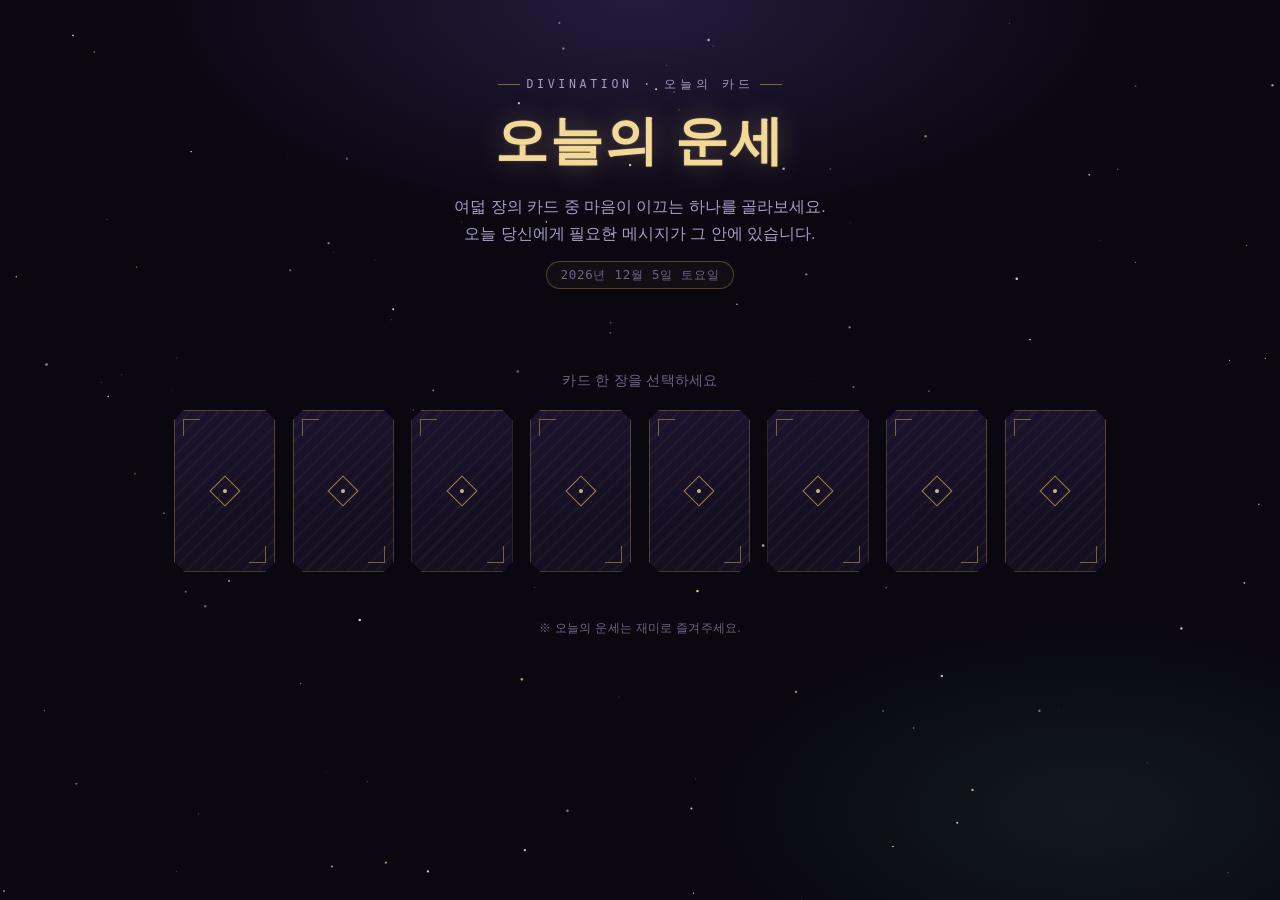
<file: fortune.html>
<!DOCTYPE html>
<html lang="ko">
<head>
<meta charset="UTF-8">
<meta name="viewport" content="width=device-width, initial-scale=1.0">
<title>오늘의 운세 — 여덟 장의 카드</title>
<style>
  @keyframes breathe {
    0%, 100% { opacity: .55; transform: scale(1); }
    50%      { opacity: .9;  transform: scale(1.04); }
  }
  @keyframes twinkle {
    0%, 100% { opacity: .25; }
    50%      { opacity: 1; }
  }
  @keyframes rise-in {
    from { opacity: 0; transform: translateY(14px); }
    to   { opacity: 1; transform: translateY(0); }
  }
  @keyframes sweep {
    from { transform: translateX(-120%) skewX(-12deg); }
    to   { transform: translateX(220%)  skewX(-12deg); }
  }

  :root {
    --bg-void:      #0a0710;
    --bg-void-2:    #100b1c;
    --bg-panel:     #150f22;
    --bg-panel-2:   #1c1430;
    --bg-panel-3:   #241a3a;

    --gold-dim:     #7a6335;
    --gold:         #c9a24b;
    --gold-bright:  #f2d998;
    --gold-line:    rgba(201, 162, 75, .35);

    --violet:       #6a4fb0;
    --violet-soft:  rgba(106, 79, 176, .28);
    --teal:         #2f6f6a;

    --text-primary:   #ede6d8;
    --text-secondary: #a89bc4;
    --text-muted:     #6e6288;

    --font-display: "Noto Serif KR", "Nanum Myeongjo", "Batangche", serif;
    --font-body: "Pretendard Variable", Pretendard, "Apple SD Gothic Neo", "Malgun Gothic", -apple-system, sans-serif;
    --font-mono: ui-monospace, "SF Mono", "Consolas", "Roboto Mono", monospace;
  }

  * { box-sizing: border-box; }

  html, body {
    margin: 0;
    padding: 0;
    background: var(--bg-void);
    color: var(--text-primary);
    font-family: var(--font-body);
    min-height: 100%;
  }

  body {
    position: relative;
    overflow-x: hidden;
    background:
      radial-gradient(ellipse 60% 40% at 50% 0%, var(--violet-soft), transparent 65%),
      radial-gradient(ellipse 50% 35% at 85% 90%, rgba(47,111,106,.18), transparent 60%),
      var(--bg-void);
    min-height: 100vh;
  }

  #bg-canvas {
    position: fixed;
    inset: 0;
    width: 100%;
    height: 100%;
    z-index: 0;
    pointer-events: none;
  }

  .stage {
    position: relative;
    z-index: 1;
    max-width: 980px;
    margin: 0 auto;
    padding: clamp(2.5rem, 6vw, 5rem) 1.5rem 5rem;
    display: flex;
    flex-direction: column;
    align-items: center;
  }

  header.hero {
    text-align: center;
    display: flex;
    flex-direction: column;
    align-items: center;
    gap: .9rem;
    margin-bottom: clamp(2.5rem, 5vw, 3.5rem);
  }

  .eyebrow {
    font-family: var(--font-mono);
    font-size: .72rem;
    letter-spacing: .32em;
    text-transform: uppercase;
    color: var(--text-secondary);
    display: inline-flex;
    align-items: center;
    gap: .6em;
  }
  .eyebrow::before, .eyebrow::after {
    content: "";
    width: 22px;
    height: 1px;
    background: var(--gold-dim);
  }

  h1 {
    font-family: var(--font-display);
    font-weight: 600;
    font-size: clamp(2.1rem, 5vw, 3.3rem);
    letter-spacing: .04em;
    margin: 0;
    color: var(--gold-bright);
    text-shadow: 0 0 28px rgba(242, 217, 152, .28), 0 0 2px rgba(242,217,152,.4);
    text-wrap: balance;
  }

  .subtitle {
    max-width: 34em;
    color: var(--text-secondary);
    font-size: 1rem;
    line-height: 1.7;
    margin: 0;
    text-wrap: balance;
  }

  .today {
    font-family: var(--font-mono);
    font-size: .78rem;
    letter-spacing: .06em;
    color: var(--text-muted);
    border: 1px solid var(--gold-line);
    border-radius: 999px;
    padding: .35em 1.1em;
    background: rgba(201,162,75,.05);
  }

  .instruction {
    font-size: .88rem;
    color: var(--text-muted);
    margin: 1.6rem 0 1.4rem;
    letter-spacing: .02em;
    height: 1.2em;
    transition: opacity .4s ease;
  }
  .instruction.is-hidden { opacity: 0; }

  .cards-grid {
    display: grid;
    grid-template-columns: repeat(8, 1fr);
    gap: clamp(.6rem, 1.6vw, 1.1rem);
    width: 100%;
    perspective: 1400px;
  }

  @media (max-width: 780px) {
    .cards-grid { grid-template-columns: repeat(4, 1fr); }
  }
  @media (max-width: 420px) {
    .cards-grid { grid-template-columns: repeat(2, 1fr); }
  }

  .card {
    all: unset;
    cursor: pointer;
    aspect-ratio: 5 / 8;
    position: relative;
    display: block;
    transition: transform .3s ease, opacity .5s ease;
  }
  .card:focus-visible .card-face {
    outline: 2px solid var(--gold-bright);
    outline-offset: 3px;
  }
  .card:hover:not(.is-flipped):not(.is-locked) { transform: translateY(-6px); }

  .card.is-locked {
    cursor: default;
    opacity: .32;
    transform: none !important;
  }

  .card-inner {
    display: block;
    position: relative;
    width: 100%;
    height: 100%;
    transition: transform .85s cubic-bezier(.4, .1, .2, 1);
    transform-style: preserve-3d;
  }
  .card.is-flipped .card-inner { transform: rotateY(180deg); }

  .card-face {
    position: absolute;
    inset: 0;
    backface-visibility: hidden;
    border-radius: 3px;
    border: 1px solid var(--gold-line);
    overflow: hidden;
    clip-path: polygon(10px 0, calc(100% - 10px) 0, 100% 10px, 100% calc(100% - 10px), calc(100% - 10px) 100%, 10px 100%, 0 calc(100% - 10px), 0 10px);
  }

  .card-back {
    background:
      repeating-linear-gradient(135deg, rgba(201,162,75,.05) 0 2px, transparent 2px 10px),
      linear-gradient(160deg, var(--bg-panel-2), var(--bg-panel) 70%);
    display: grid;
    place-items: center;
  }
  .card-back::before, .card-back::after {
    content: "";
    position: absolute;
    width: 16px; height: 16px;
    border: 1px solid var(--gold-dim);
  }
  .card-back::before { top: 8px; left: 8px; border-width: 1px 0 0 1px; }
  .card-back::after  { bottom: 8px; right: 8px; border-width: 0 1px 1px 0; }

  .card-emblem {
    display: block;
    width: 22px; height: 22px;
    border: 1px solid var(--gold);
    transform: rotate(45deg);
    position: relative;
    opacity: .8;
  }
  .card-emblem::after {
    content: "";
    position: absolute;
    inset: 40%;
    background: var(--gold-bright);
    border-radius: 50%;
  }

  .card:hover:not(.is-flipped):not(.is-locked) .card-back { border-color: var(--gold); }
  .card:hover:not(.is-flipped):not(.is-locked) .shimmer { opacity: 1; }

  .shimmer {
    position: absolute;
    inset: -20% -60%;
    background: linear-gradient(90deg, transparent, rgba(242,217,152,.16), transparent);
    opacity: 0;
    animation: sweep 1.3s ease forwards;
  }

  .card-front {
    transform: rotateY(180deg);
    background: radial-gradient(circle at 50% 32%, var(--bg-panel-3), var(--bg-panel) 75%);
    display: flex;
    flex-direction: column;
    align-items: center;
    justify-content: center;
    gap: .5rem;
    padding: .6rem;
    text-align: center;
  }

  .card-front svg {
    width: clamp(20px, 4vw, 30px);
    height: clamp(20px, 4vw, 30px);
    stroke: var(--gold-bright);
    filter: drop-shadow(0 0 8px rgba(242, 217, 152, .5));
  }

  .card-front .symbol-name {
    font-family: var(--font-display);
    font-size: clamp(.68rem, 1.6vw, .82rem);
    color: var(--text-secondary);
    letter-spacing: .04em;
  }

  .result {
    width: 100%;
    max-width: 620px;
    margin-top: clamp(2.4rem, 6vw, 3.6rem);
    border: 1px solid var(--gold-line);
    background: linear-gradient(180deg, rgba(28,20,48,.7), rgba(21,15,34,.85));
    border-radius: 4px;
    padding: clamp(1.6rem, 4vw, 2.6rem);
    display: none;
    flex-direction: column;
    align-items: center;
    text-align: center;
    gap: 1.1rem;
    animation: rise-in .6s ease both;
  }
  .result.is-visible { display: flex; }
  .result:focus { outline: none; }

  .result-icon {
    width: 46px; height: 46px;
    stroke: var(--gold-bright);
    filter: drop-shadow(0 0 14px rgba(242, 217, 152, .55));
  }

  .result-eyebrow {
    font-family: var(--font-mono);
    font-size: .7rem;
    letter-spacing: .28em;
    text-transform: uppercase;
    color: var(--text-muted);
  }

  .result h2 {
    font-family: var(--font-display);
    font-size: clamp(1.4rem, 3.4vw, 1.9rem);
    color: var(--gold-bright);
    margin: 0;
    text-wrap: balance;
  }

  .result p.body-text {
    color: var(--text-primary);
    line-height: 1.85;
    font-size: 1rem;
    max-width: 42em;
    margin: 0;
  }

  .stat-row {
    display: flex;
    flex-wrap: wrap;
    gap: 1.4rem 2.2rem;
    justify-content: center;
    margin-top: .4rem;
    padding-top: 1.2rem;
    border-top: 1px solid var(--gold-line);
    width: 100%;
  }

  .stat {
    display: flex;
    flex-direction: column;
    align-items: center;
    gap: .35rem;
    min-width: 90px;
  }

  .stat-label {
    font-family: var(--font-mono);
    font-size: .64rem;
    letter-spacing: .18em;
    text-transform: uppercase;
    color: var(--text-muted);
  }

  .stat-value {
    font-family: var(--font-mono);
    font-size: 1.15rem;
    color: var(--gold-bright);
    font-variant-numeric: tabular-nums;
    display: inline-flex;
    align-items: center;
    gap: .5em;
  }

  .swatch {
    width: 12px; height: 12px;
    border-radius: 50%;
    border: 1px solid rgba(255,255,255,.25);
    display: inline-block;
  }

  .redraw {
    all: unset;
    cursor: pointer;
    margin-top: .6rem;
    font-family: var(--font-mono);
    font-size: .78rem;
    letter-spacing: .12em;
    color: var(--gold-bright);
    border: 1px solid var(--gold);
    padding: .7em 1.6em;
    border-radius: 999px;
    transition: background .25s ease, color .25s ease, box-shadow .25s ease;
  }
  .redraw:hover, .redraw:focus-visible {
    background: var(--gold);
    color: var(--bg-void);
    box-shadow: 0 0 20px rgba(201,162,75,.4);
  }
  .redraw:focus-visible { outline: 2px solid var(--gold-bright); outline-offset: 3px; }

  footer.note {
    margin-top: 3rem;
    font-size: .76rem;
    color: var(--text-muted);
    letter-spacing: .02em;
  }

  @media (prefers-reduced-motion: reduce) {
    * { animation-duration: .001ms !important; animation-iteration-count: 1 !important; transition-duration: .001ms !important; }
  }
</style>
</head>
<body>

<canvas id="bg-canvas" aria-hidden="true"></canvas>

<div class="stage">
  <header class="hero">
    <span class="eyebrow">DIVINATION · 오늘의 카드</span>
    <h1>오늘의 운세</h1>
    <p class="subtitle">여덟 장의 카드 중 마음이 이끄는 하나를 골라보세요.<br>오늘 당신에게 필요한 메시지가 그 안에 있습니다.</p>
    <span class="today" id="today-date"></span>
  </header>

  <p class="instruction" id="instruction">카드 한 장을 선택하세요</p>

  <div class="cards-grid" id="cards-grid" role="group" aria-label="운세 카드 여덟 장"></div>

  <section class="result" id="result" tabindex="-1" aria-live="polite">
    <svg id="result-icon" class="result-icon" viewBox="0 0 24 24" fill="none" stroke-width="1.4" stroke-linecap="round" stroke-linejoin="round"><use id="result-icon-use" href="#icon-moon"></use></svg>
    <span class="result-eyebrow" id="result-eyebrow">CARD · I</span>
    <h2 id="result-title">차오르는 달</h2>
    <p class="body-text" id="result-text"></p>
    <div class="stat-row">
      <div class="stat">
        <span class="stat-label">행운의 색</span>
        <span class="stat-value"><span class="swatch" id="result-swatch"></span><span id="result-color-name"></span></span>
      </div>
      <div class="stat">
        <span class="stat-label">행운의 숫자</span>
        <span class="stat-value" id="result-number"></span>
      </div>
      <div class="stat">
        <span class="stat-label">오늘의 키워드</span>
        <span class="stat-value" id="result-keyword"></span>
      </div>
    </div>
    <button class="redraw" id="redraw-btn">다시 뽑기</button>
  </section>

  <footer class="note">※ 오늘의 운세는 재미로 즐겨주세요.</footer>
</div>

<svg width="0" height="0" style="position:absolute" aria-hidden="true">
  <defs>
    <g id="icon-moon"><path d="M16 3a9 9 0 1 0 0 18 7 7 0 1 1 0-18z"/></g>
    <g id="icon-star"><path d="M12 2 L13.4 9.6 L21 12 L13.4 14.4 L12 22 L10.6 14.4 L3 12 L10.6 9.6 Z"/></g>
    <g id="icon-sun"><circle cx="12" cy="12" r="4"/><line x1="12" y1="1.5" x2="12" y2="4.5"/><line x1="12" y1="19.5" x2="12" y2="22.5"/><line x1="1.5" y1="12" x2="4.5" y2="12"/><line x1="19.5" y1="12" x2="22.5" y2="12"/><line x1="4.4" y1="4.4" x2="6.5" y2="6.5"/><line x1="17.5" y1="17.5" x2="19.6" y2="19.6"/><line x1="4.4" y1="19.6" x2="6.5" y2="17.5"/><line x1="17.5" y1="6.5" x2="19.6" y2="4.4"/></g>
    <g id="icon-eye"><path d="M2 12s4-7 10-7 10 7 10 7-4 7-10 7S2 12 2 12z"/><circle cx="12" cy="12" r="3"/></g>
    <g id="icon-key"><circle cx="8" cy="8" r="4.2"/><line x1="11" y1="11" x2="20.5" y2="20.5"/><line x1="16.2" y1="15.7" x2="18.6" y2="13.3"/><line x1="18.2" y1="17.7" x2="20.2" y2="15.7"/></g>
    <g id="icon-mirror"><ellipse cx="12" cy="9.5" rx="6" ry="7.5"/><line x1="12" y1="17" x2="12" y2="22"/><line x1="8.7" y1="22" x2="15.3" y2="22"/></g>
    <g id="icon-feather"><path d="M20 4c-6 1-13 6-13 13 0 1.5.3 2.5.3 2.5s1-.3 2.5-.3C16.5 19.2 21 12 20 4z"/><line x1="7.3" y1="19.5" x2="20" y2="4"/></g>
    <g id="icon-compass"><circle cx="12" cy="12" r="9"/><path d="M15.5 8.5 13 13l-4.5 2.5L11 11z"/><line x1="12" y1="2.5" x2="12" y2="4.2"/><line x1="12" y1="19.8" x2="12" y2="21.5"/><line x1="2.5" y1="12" x2="4.2" y2="12"/><line x1="19.8" y1="12" x2="21.5" y2="12"/></g>
  </defs>
</svg>

<script>
(function () {
  "use strict";

  var SYMBOLS = [
    {
      id: "moon", name: "달", icon: "icon-moon",
      variants: [
        { title: "차오르는 달", text: "오늘의 마음은 차오르는 달처럼 서서히 채워집니다. 미뤄왔던 대화를 다시 꺼내보세요. 예상보다 부드럽게 풀려나갈 실마리가 보입니다.", color: { name: "남색", hex: "#2c2a5e" }, number: 17, keyword: "고요" },
        { title: "숨어드는 달", text: "구름 뒤에 숨은 달처럼, 오늘은 드러내기보다 지켜보는 편이 이롭습니다. 조급한 결정은 잠시 미루고 저녁의 고요함 속에서 답을 찾으세요.", color: { name: "쪽빛", hex: "#243b6b" }, number: 3, keyword: "관망" }
      ]
    },
    {
      id: "star", name: "별", icon: "icon-star",
      variants: [
        { title: "가장 먼 별", text: "밤하늘 가장 먼 별의 빛도 결국 당신께 닿습니다. 작게 시작한 일이 뜻밖의 곳에서 반짝임을 얻는 하루, 포기하려던 계획을 한 번 더 붙잡아보세요.", color: { name: "은빛", hex: "#c7ccd6" }, number: 8, keyword: "가능성" },
        { title: "길잡이 별", text: "여러 갈래 앞에서 길을 잃었다면 가장 밝은 별 하나만 따라가세요. 오늘은 직감이 가리키는 단 하나에 집중할 때, 나머지는 저절로 정리됩니다.", color: { name: "청록빛", hex: "#3d7a8c" }, number: 21, keyword: "직감" }
      ]
    },
    {
      id: "sun", name: "태양", icon: "icon-sun",
      variants: [
        { title: "정오의 태양", text: "정오의 태양처럼 감출 수 없는 존재감이 빛나는 날입니다. 미뤄둔 제안을 먼저 꺼내보세요. 주도권은 이미 당신 쪽으로 기울어 있습니다.", color: { name: "호박빛", hex: "#c97a2b" }, number: 1, keyword: "결단" },
        { title: "떠오르는 해", text: "떠오르는 해는 어제의 그림자를 지웁니다. 마음에 걸리던 오해나 앙금을 오늘 정리하면 그 홀가분함이 오래도록 남습니다.", color: { name: "주홍빛", hex: "#b5461f" }, number: 5, keyword: "새출발" }
      ]
    },
    {
      id: "eye", name: "눈", icon: "icon-eye",
      variants: [
        { title: "안쪽을 보는 눈", text: "눈에 보이는 것보다 한 겹 안쪽을 보게 되는 날입니다. 상대의 말보다 표정과 침묵에 진심이 담겨 있으니 서두르지 말고 관찰하세요.", color: { name: "자수정빛", hex: "#6b4b9e" }, number: 11, keyword: "통찰" },
        { title: "낯선 것을 알아채는 눈", text: "익숙한 풍경 속에서 낯선 디테일 하나가 눈에 띕니다. 사소해 보이는 그 발견이 나중에는 중요한 단서가 되어 돌아옵니다.", color: { name: "짙은 보랏빛", hex: "#4a3363" }, number: 19, keyword: "발견" }
      ]
    },
    {
      id: "key", name: "열쇠", icon: "icon-key",
      variants: [
        { title: "뜻밖의 열쇠", text: "굳게 닫혀 있던 문 하나가 오늘은 예상 밖의 열쇠로 열립니다. 오래 미뤄둔 질문을 다시 꺼내보면 뜻밖의 답을 얻습니다.", color: { name: "고동빛", hex: "#7a5230" }, number: 6, keyword: "기회" },
        { title: "고르는 열쇠", text: "모든 문을 열 필요는 없습니다. 오늘은 꼭 필요한 문 하나만 정확히 골라 여는 지혜가 필요한 날입니다.", color: { name: "황동빛", hex: "#9c7a3c" }, number: 14, keyword: "선택" }
      ]
    },
    {
      id: "mirror", name: "거울", icon: "icon-mirror",
      variants: [
        { title: "속마음의 거울", text: "타인에게서 발견한 단점이 사실은 나의 거울일 수 있습니다. 오늘의 짜증이나 부러움을 가만히 들여다보면 원하는 것이 선명해집니다.", color: { name: "진주빛", hex: "#d8cdd9" }, number: 22, keyword: "성찰" },
        { title: "어제와 오늘의 거울", text: "거울 속 나를 오래 바라보는 하루입니다. 남과 비교하기보다 어제의 나와 오늘의 나를 견주어보면, 생각보다 많이 나아갔음을 알게 됩니다.", color: { name: "옅은 라벤더빛", hex: "#a99cc4" }, number: 7, keyword: "비교" }
      ]
    },
    {
      id: "feather", name: "깃털", icon: "icon-feather",
      variants: [
        { title: "가벼워지는 깃털", text: "무겁게 짊어졌던 걱정 하나를 오늘은 깃털처럼 가볍게 내려놓아도 좋습니다. 완벽하지 않아도 괜찮다는 확인을 받는 날입니다.", color: { name: "상아빛", hex: "#e8dfc4" }, number: 9, keyword: "여유" },
        { title: "바람을 탄 깃털", text: "바람을 탄 깃털처럼, 계획보다 흐름에 몸을 맡길 때 더 좋은 결과가 옵니다. 오늘은 지도보다 감각을 믿어보세요.", color: { name: "밀빛", hex: "#c9a35c" }, number: 16, keyword: "흐름" }
      ]
    },
    {
      id: "compass", name: "나침반", icon: "icon-compass",
      variants: [
        { title: "제자리를 찾는 바늘", text: "방향을 잃은 것처럼 느껴져도 나침반 바늘은 결국 제자리를 찾습니다. 잠시 멈춰 방향을 재는 것도 전진의 한 방법입니다.", color: { name: "에메랄드빛", hex: "#2f7a5c" }, number: 14, keyword: "균형" },
        { title: "마음이 가리키는 방향", text: "여러 갈래 길 앞에서 망설이고 있다면, 오늘은 마음이 가장 먼저 향한 곳을 믿어보세요. 나침반은 이미 그곳을 가리키고 있습니다.", color: { name: "짙은 청록빛", hex: "#1f5c56" }, number: 4, keyword: "결심" }
      ]
    }
  ];

  var ROMAN = ["I", "II", "III", "IV", "V", "VI", "VII", "VIII"];
  var prefersReducedMotion = window.matchMedia("(prefers-reduced-motion: reduce)").matches;

  var grid = document.getElementById("cards-grid");
  var instruction = document.getElementById("instruction");
  var result = document.getElementById("result");
  var redrawBtn = document.getElementById("redraw-btn");
  var cardsState = [];

  function shuffledDeck() {
    var deck = SYMBOLS.map(function (sym) {
      var v = sym.variants[Math.floor(Math.random() * sym.variants.length)];
      return { symbol: sym, variant: v };
    });
    for (var i = deck.length - 1; i > 0; i--) {
      var j = Math.floor(Math.random() * (i + 1));
      var tmp = deck[i]; deck[i] = deck[j]; deck[j] = tmp;
    }
    return deck;
  }

  function buildCards() {
    grid.innerHTML = "";
    cardsState = shuffledDeck();

    cardsState.forEach(function (entry, idx) {
      var card = document.createElement("button");
      card.type = "button";
      card.className = "card";
      card.setAttribute("aria-label", "카드 " + (idx + 1) + "번, 아직 공개되지 않음");
      card.dataset.index = String(idx);

      card.innerHTML =
        '<span class="card-inner">' +
          '<span class="card-face card-back"><span class="shimmer" style="animation:none;opacity:0"></span><span class="card-emblem"></span></span>' +
          '<span class="card-face card-front">' +
            '<svg viewBox="0 0 24 24" fill="none" stroke-width="1.4" stroke-linecap="round" stroke-linejoin="round"><use href="#' + entry.symbol.icon + '"></use></svg>' +
            '<span class="symbol-name">' + entry.symbol.name + '</span>' +
          '</span>' +
        '</span>';

      card.addEventListener("click", function () { pickCard(idx, card); });
      card.addEventListener("mouseenter", function () {
        if (prefersReducedMotion || card.classList.contains("is-flipped") || card.classList.contains("is-locked")) return;
        var s = card.querySelector(".shimmer");
        s.style.animation = "none";
        void s.offsetWidth;
        s.style.animation = "sweep 1.1s ease forwards";
      });

      grid.appendChild(card);
    });
  }

  function pickCard(idx, card) {
    if (result.classList.contains("is-visible")) return;
    var entry = cardsState[idx];
    var allCards = Array.prototype.slice.call(grid.children);

    card.classList.add("is-flipped");
    allCards.forEach(function (c) {
      if (c !== card) c.classList.add("is-locked");
      c.setAttribute("aria-disabled", "true");
    });
    instruction.classList.add("is-hidden");

    var reveal = function () {
      document.getElementById("result-icon-use").setAttribute("href", "#" + entry.symbol.icon);
      document.getElementById("result-eyebrow").textContent = "CARD · " + ROMAN[idx] + " · " + entry.symbol.name;
      document.getElementById("result-title").textContent = entry.variant.title;
      document.getElementById("result-text").textContent = entry.variant.text;
      document.getElementById("result-swatch").style.background = entry.variant.color.hex;
      document.getElementById("result-color-name").textContent = entry.variant.color.name;
      document.getElementById("result-number").textContent = entry.variant.number;
      document.getElementById("result-keyword").textContent = entry.variant.keyword;

      result.classList.add("is-visible");
      result.focus();
      result.scrollIntoView({ behavior: prefersReducedMotion ? "auto" : "smooth", block: "nearest" });
    };

    if (prefersReducedMotion) {
      reveal();
    } else {
      setTimeout(reveal, 420);
    }
  }

  function reset() {
    result.classList.remove("is-visible");
    instruction.classList.remove("is-hidden");
    buildCards();
  }

  redrawBtn.addEventListener("click", reset);

  document.getElementById("today-date").textContent = new Intl.DateTimeFormat("ko-KR", {
    year: "numeric", month: "long", day: "numeric", weekday: "long"
  }).format(new Date());

  buildCards();

  // ambient starfield
  var canvas = document.getElementById("bg-canvas");
  var ctx = canvas.getContext("2d");
  var stars = [];
  var dpr = Math.min(window.devicePixelRatio || 1, 2);

  function resize() {
    canvas.width = window.innerWidth * dpr;
    canvas.height = window.innerHeight * dpr;
    canvas.style.width = window.innerWidth + "px";
    canvas.style.height = window.innerHeight + "px";
    ctx.setTransform(dpr, 0, 0, dpr, 0, 0);
    var count = Math.floor((window.innerWidth * window.innerHeight) / 9000);
    stars = [];
    for (var i = 0; i < count; i++) {
      stars.push({
        x: Math.random() * window.innerWidth,
        y: Math.random() * window.innerHeight,
        r: Math.random() * 1.1 + 0.2,
        phase: Math.random() * Math.PI * 2,
        speed: 0.4 + Math.random() * 0.8,
        gold: Math.random() < 0.18
      });
    }
  }

  function drawStatic() {
    ctx.clearRect(0, 0, window.innerWidth, window.innerHeight);
    stars.forEach(function (s) {
      ctx.globalAlpha = 0.55;
      ctx.fillStyle = s.gold ? "#f2d998" : "#cfc6e8";
      ctx.beginPath();
      ctx.arc(s.x, s.y, s.r, 0, Math.PI * 2);
      ctx.fill();
    });
    ctx.globalAlpha = 1;
  }

  var t = 0;
  function drawFrame() {
    ctx.clearRect(0, 0, window.innerWidth, window.innerHeight);
    t += 0.016;
    stars.forEach(function (s) {
      var tw = 0.35 + 0.65 * (0.5 + 0.5 * Math.sin(t * s.speed + s.phase));
      ctx.globalAlpha = tw;
      ctx.fillStyle = s.gold ? "#f2d998" : "#cfc6e8";
      ctx.beginPath();
      ctx.arc(s.x, s.y, s.r, 0, Math.PI * 2);
      ctx.fill();
    });
    ctx.globalAlpha = 1;
    requestAnimationFrame(drawFrame);
  }

  resize();
  window.addEventListener("resize", resize);
  if (prefersReducedMotion) {
    drawStatic();
  } else {
    requestAnimationFrame(drawFrame);
  }
})();
</script>
</body>
</html>
</file>
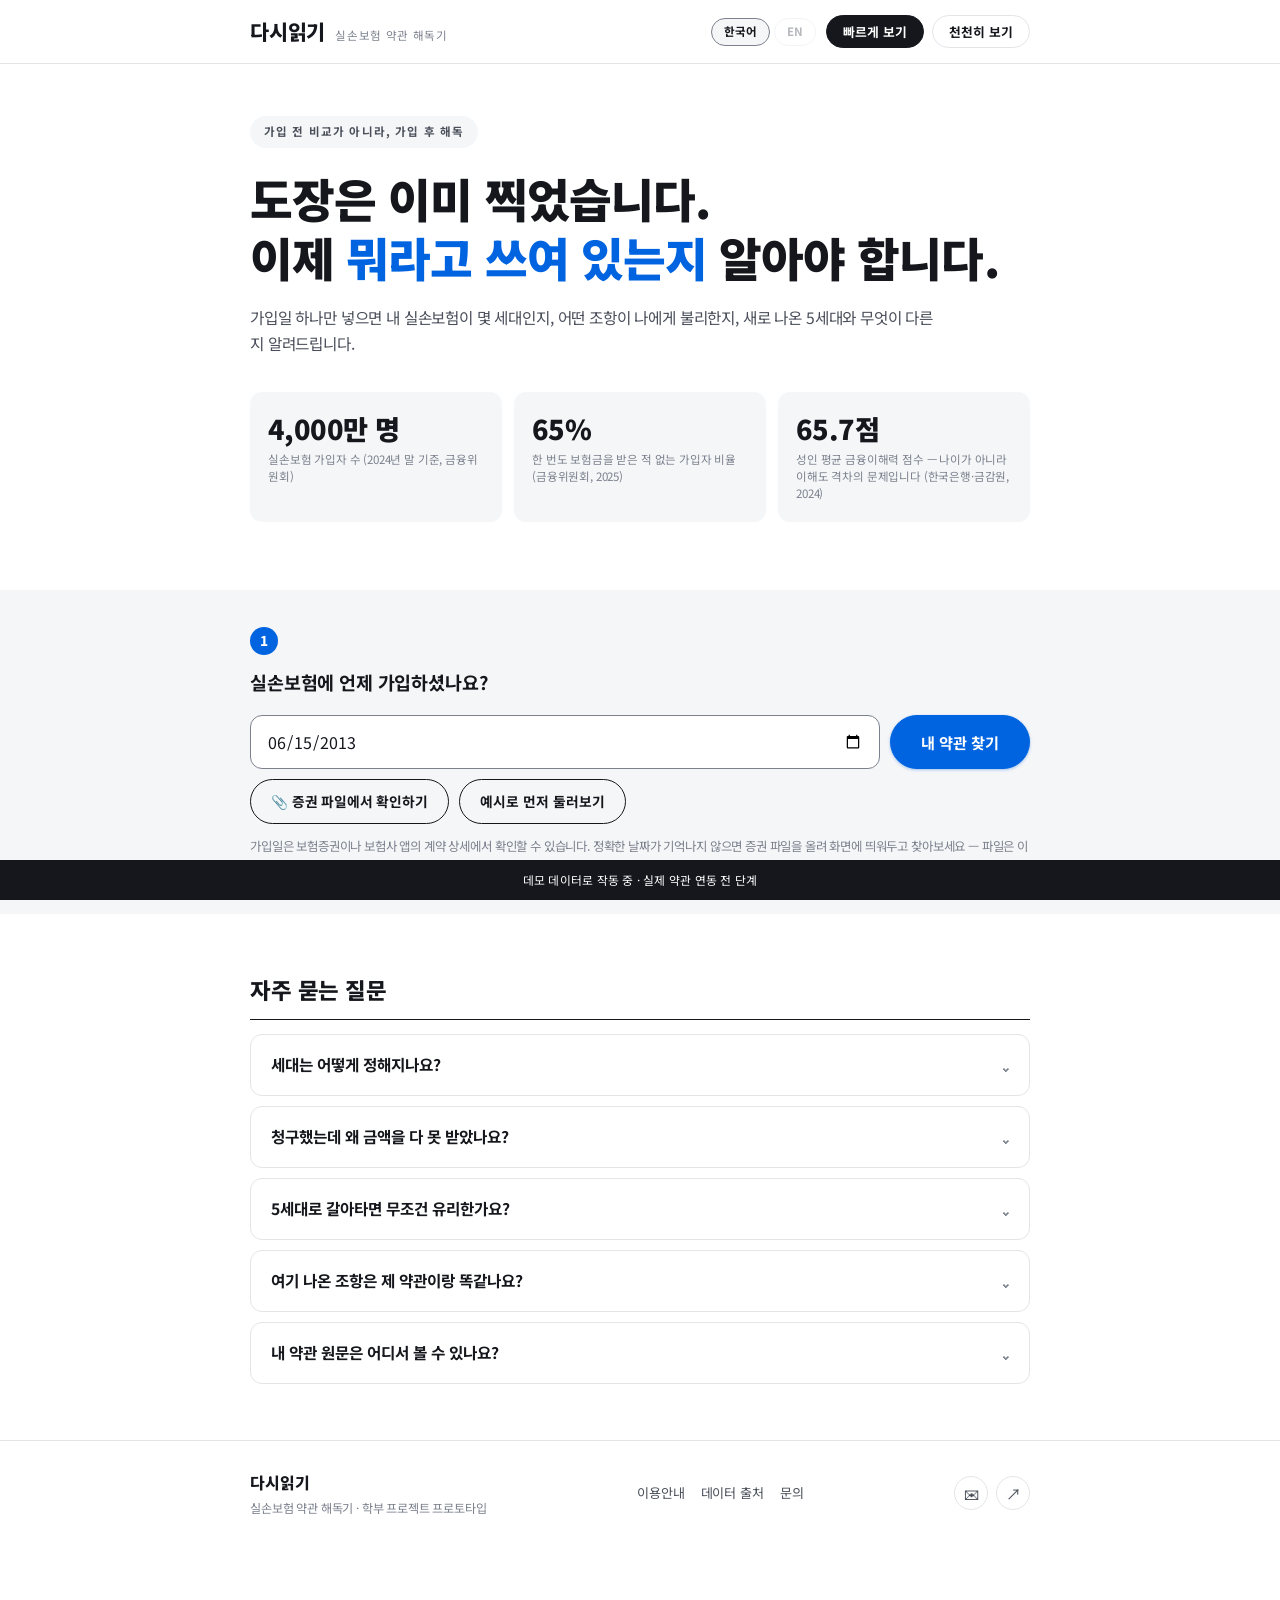
<file: finance/yakgwan-reader.html>
<!DOCTYPE html>
<html lang="ko">
<head>
<meta charset="utf-8">
<meta name="viewport" content="width=device-width, initial-scale=1">
<title>다시읽기 — 내 실손보험 약관 해독기</title>
<link rel="preconnect" href="https://fonts.googleapis.com">
<link rel="preconnect" href="https://fonts.gstatic.com" crossorigin>
<link href="https://fonts.googleapis.com/css2?family=Noto+Sans+KR:wght@400;500;700;800;900&display=swap" rel="stylesheet">
<style>
:root{
  --ink:#15171C;
  --ink-2:#4A4F5A;
  --ink-3:#7B818D;
  --paper:#FFFFFF;
  --card:#FFFFFF;
  --surface-soft:#F5F6F8;
  --rule:#E3E5E9;
  --rule-2:#EDEFF2;
  --primary:#0064E0;
  --primary-deep:#0457CB;
  --primary-soft:#E5F0FE;
  --success:#31A24C;
  --success-soft:#E4F5E9;
  --flag:#F2A918;
  --flag-soft:#FDF1DC;
  --danger:#E41E3F;
  --danger-soft:#FCE6EA;
  --sans:'Noto Sans KR',-apple-system,'Apple SD Gothic Neo','Malgun Gothic',sans-serif;
  --base:16px;
  --gap:20px;
  --section-gap:56px;
  --radius:12px;
  --radius-pill:999px;
}
body.slow{ --base:21px; --gap:28px; --section-gap:72px; }

*{box-sizing:border-box;margin:0;padding:0}
html{-webkit-text-size-adjust:100%}
body{
  background:var(--paper);
  color:var(--ink);
  font-family:var(--sans);
  font-size:var(--base);
  line-height:1.7;
  letter-spacing:-0.01em;
  padding-bottom:80px;
  overflow-x:hidden;
}
.wrap{max-width:820px;margin:0 auto;padding:0 20px}

/* ---------- 헤더 ---------- */
.topbar{
  border-bottom:1px solid var(--rule);
  background:var(--paper);
  position:sticky;top:0;z-index:50;
}
.topbar .wrap{
  display:flex;align-items:center;justify-content:space-between;
  gap:16px;padding-top:14px;padding-bottom:14px;flex-wrap:wrap;
}
.brand{display:flex;align-items:baseline;gap:10px}
.brand b{
  font-family:var(--sans);font-size:1.3rem;font-weight:800;
  letter-spacing:-0.01em;
}
.brand span{font-size:0.72rem;color:var(--ink-3);letter-spacing:0.06em}

.topbar-right{display:flex;align-items:center;gap:10px;flex-wrap:wrap}

.lang-toggle{display:flex;gap:4px}
.lang-toggle button{
  font-family:inherit;font-size:0.72rem;font-weight:700;
  padding:6px 12px;border:1px solid var(--rule);border-radius:var(--radius-pill);
  background:var(--card);color:var(--ink-2);cursor:pointer;line-height:1.2;
}
.lang-toggle button[aria-pressed="true"]{background:var(--surface-soft);color:var(--ink);border-color:var(--ink-3)}
.lang-toggle button:disabled{opacity:0.4;cursor:not-allowed}
.lang-toggle button:focus-visible{outline:3px solid var(--primary);outline-offset:2px}

.modes{display:flex;gap:8px}
.modes button{
  font-family:inherit;font-size:0.8rem;font-weight:700;
  padding:8px 16px;border:1px solid var(--rule);border-radius:var(--radius-pill);
  background:var(--card);color:var(--ink);
  cursor:pointer;line-height:1.2;
}
.modes button[aria-pressed="true"]{background:var(--ink);color:var(--paper);border-color:var(--ink)}
.modes button:focus-visible{outline:3px solid var(--primary);outline-offset:2px}

/* ---------- 히어로 ---------- */
.hero{padding:52px 0 12px}
.eyebrow{
  display:inline-block;font-size:0.72rem;letter-spacing:0.1em;color:var(--ink-2);
  font-weight:700;margin-bottom:20px;
  background:var(--surface-soft);padding:6px 14px;border-radius:var(--radius-pill);
}
.hero h1{
  font-family:var(--sans);font-weight:900;
  font-size:clamp(1.9rem,5.4vw,2.9rem);line-height:1.28;
  letter-spacing:-0.02em;margin-bottom:18px;
}
.hero h1 em{font-style:normal;color:var(--primary)}
.hero p{color:var(--ink-2);max-width:44em;font-size:0.98rem}

.stats{
  display:grid;grid-template-columns:repeat(3,1fr);gap:12px;
  margin-top:34px;
}
.stat{padding:20px 18px;background:var(--surface-soft);border-radius:var(--radius)}
.stat b{
  display:block;font-family:var(--sans);font-size:1.7rem;font-weight:900;
  line-height:1.2;letter-spacing:-0.02em;
}
.stat small{display:block;font-size:0.72rem;color:var(--ink-3);margin-top:6px;line-height:1.5}

/* ---------- 입력 ---------- */
.panel{
  background:var(--surface-soft);
  margin-top:var(--section-gap);padding:36px 0;
  width:100vw;margin-left:calc(50% - 50vw);margin-right:calc(50% - 50vw);
}
.panel-inner{max-width:820px;margin:0 auto;padding:0 20px}
.step-badge{
  display:inline-flex;align-items:center;justify-content:center;
  width:28px;height:28px;border-radius:50%;
  background:var(--primary);color:#fff;font-weight:800;font-size:0.85rem;
  margin-bottom:14px;
}
.ask{font-family:var(--sans);font-weight:700;font-size:1.15rem;margin-bottom:18px;line-height:1.5}
.row{display:flex;gap:10px;flex-wrap:wrap;align-items:stretch}
.row.secondary-row{margin-top:10px}
.row.secondary-row .btn.ghost{padding:10px 20px;font-size:0.86rem;box-shadow:none}
.file-preview{
  margin-top:14px;border:1px solid var(--rule);border-radius:var(--radius);
  overflow:hidden;background:var(--card);
}
.file-preview-head{
  display:flex;justify-content:space-between;align-items:center;gap:12px;
  padding:10px 14px;background:var(--surface-soft);font-size:0.82rem;color:var(--ink-2);font-weight:700;
}
.file-preview-head .icon-circle{width:26px;height:26px;font-size:0.72rem;border:none;background:transparent;flex-shrink:0}
.file-preview iframe,.file-preview img{width:100%;height:360px;border:0;display:block;object-fit:contain;background:#fff}
input[type="date"]{
  font-family:inherit;font-size:1rem;padding:13px 16px;
  border:1px solid var(--ink-3);border-radius:var(--radius);
  background:#fff;color:var(--ink);flex:1 1 220px;min-width:190px;
}
input[type="date"]:focus-visible{outline:3px solid var(--primary);outline-offset:1px}
.btn{
  font-family:inherit;font-size:0.95rem;font-weight:700;
  padding:14px 30px;border-radius:var(--radius-pill);cursor:pointer;
  border:1px solid var(--primary);background:var(--primary);color:#fff;
  box-shadow:0 1px 3px rgba(0,100,224,.35);
  transition:background-color .15s ease-out,border-color .15s ease-out,box-shadow .15s ease-out;
}
.btn:hover{background:var(--primary-deep);border-color:var(--primary-deep)}
.btn.ghost{background:transparent;color:var(--ink);border-color:var(--ink);box-shadow:none}
.btn.ghost:hover{background:rgba(21,23,28,.05)}
.btn:focus-visible{outline:3px solid var(--primary);outline-offset:2px}
.hint{font-size:0.78rem;color:var(--ink-3);margin-top:12px}

/* ---------- 세대 레일 (시그니처) ---------- */
.rail-sec{margin-top:var(--gap);display:none}
.rail-sec.on{display:block}
.rail{
  position:relative;display:grid;grid-template-columns:repeat(5,1fr);
  margin:30px 0 8px;
}
.rail::before{
  content:"";position:absolute;left:10%;right:10%;top:11px;
  height:1px;background:var(--rule);
}
.node{position:relative;text-align:center;padding-top:0}
.dot{
  width:23px;height:23px;border-radius:50%;margin:0 auto 10px;
  background:var(--paper);border:1px solid var(--rule);
  display:flex;align-items:center;justify-content:center;
  font-size:0.7rem;font-weight:700;color:var(--ink-3);position:relative;z-index:2;
}
.node.mine .dot{background:var(--primary);border-color:var(--primary);color:#fff;transform:scale(1.28)}
.node.newest .dot{border:1px solid var(--ink);color:var(--ink);font-weight:900}
.node small{display:block;font-size:0.68rem;color:var(--ink-3);line-height:1.4}
.node.mine small{color:var(--primary);font-weight:700}
.node-range{display:block;font-size:0.6rem;color:var(--ink-3);margin-top:2px;letter-spacing:0.02em}
.node.mine .node-range{color:var(--primary)}
.tagline{
  display:inline-block;margin-top:6px;font-size:0.62rem;font-weight:700;
  letter-spacing:0.08em;color:var(--primary);
}

/* ---------- 결과 ---------- */
.verdict{
  border:1px solid var(--ink);border-radius:var(--radius);
  background:var(--card);padding:26px 24px;
  box-shadow:0 1px 4px rgba(20,22,26,0.06);
}
.verdict .gen{
  font-family:var(--sans);font-weight:900;font-size:clamp(1.5rem,4.6vw,2.1rem);
  line-height:1.32;margin-bottom:12px;
}
.verdict .gen strong{color:var(--primary)}
.verdict p{color:var(--ink-2);font-size:0.95rem}

.notice{
  margin-top:14px;border-left:3px solid var(--primary);
  background:var(--surface-soft);padding:16px 18px;border-radius:0 var(--radius) var(--radius) 0;
}
.notice b{display:block;font-size:0.78rem;letter-spacing:0.1em;color:var(--primary);margin-bottom:6px}
.notice p{font-size:0.92rem;color:var(--ink);line-height:1.65}

/* ---------- 조항 ---------- */
.sec-head{
  display:flex;align-items:baseline;justify-content:space-between;
  gap:12px;margin:var(--section-gap) 0 4px;
  border-bottom:1px solid var(--ink);padding-bottom:10px;flex-wrap:wrap;
}
.sec-head h2{font-family:var(--sans);font-size:1.4rem;font-weight:800}
.sec-head span{font-size:0.75rem;color:var(--ink-3)}

.clause-group-label{
  margin:22px 0 4px;font-size:0.76rem;font-weight:700;
  letter-spacing:0.08em;color:var(--ink-3);
}
.clause-group-label:first-child{margin-top:0}
body.slow .clause-group-label{display:none}

.clause-summary{font-size:0.85rem;color:var(--ink-2);margin-top:8px}
.clause-empty{
  margin-top:14px;padding:22px;text-align:center;
  background:var(--surface-soft);border-radius:var(--radius);
  color:var(--ink-3);font-size:0.9rem;
}
.filter-row{display:flex;gap:8px;flex-wrap:wrap;margin-top:14px}
.chip{
  font-family:inherit;font-size:0.8rem;font-weight:700;
  padding:8px 16px;border:1px solid var(--rule);border-radius:var(--radius-pill);
  background:var(--card);color:var(--ink-2);cursor:pointer;
}
.chip:hover{border-color:var(--ink)}
.chip.active{background:var(--ink);color:#fff;border-color:var(--ink)}
.chip:focus-visible{outline:3px solid var(--primary);outline-offset:2px}
body.slow .filter-row{display:none}

.clause{
  background:var(--card);border:1px solid var(--rule);
  border-radius:var(--radius);padding:22px 22px 18px;margin-top:14px;
}
.clause.bad{border-left:4px solid var(--danger)}
.clause.warn{border-left:4px solid var(--flag)}
.clause.good{border-left:4px solid var(--success)}

.tag{
  display:inline-block;font-size:0.66rem;font-weight:700;letter-spacing:0.1em;
  padding:4px 10px;border-radius:var(--radius-pill);margin-bottom:12px;
}
.bad .tag{background:var(--danger-soft);color:var(--danger)}
.warn .tag{background:var(--flag-soft);color:var(--flag)}
.good .tag{background:var(--success-soft);color:var(--success)}

.case-flag{
  display:inline-block;margin-left:8px;margin-bottom:12px;
  font-size:0.66rem;font-weight:700;letter-spacing:0.05em;
  padding:4px 10px;border-radius:var(--radius-pill);
  background:var(--surface-soft);color:var(--ink-2);
  vertical-align:middle;
}

.clause h3{font-size:1.05rem;font-weight:700;margin-bottom:10px;line-height:1.5}
.plain{color:var(--ink);line-height:1.8;font-size:0.98rem}
.money{
  margin-top:14px;background:var(--surface-soft);border:none;
  padding:13px 15px;border-radius:var(--radius);font-size:0.9rem;
}
.money b{color:var(--danger);font-weight:700}

.tools{display:flex;gap:8px;margin-top:16px;flex-wrap:wrap}
.tool{
  font-family:inherit;font-size:0.78rem;font-weight:700;
  padding:7px 14px;border:1px solid var(--rule);background:transparent;
  color:var(--ink-2);border-radius:var(--radius-pill);cursor:pointer;
}
.tool:hover{border-color:var(--ink);color:var(--ink)}
.tool:focus-visible{outline:3px solid var(--primary);outline-offset:2px}
body.slow .tool{font-size:0.86rem;padding:12px 18px}

.source{
  display:none;margin-top:14px;padding:16px 18px;
  background:var(--surface-soft);border:1px solid var(--rule);border-radius:var(--radius);
}
.source.on{display:block}
.source small{
  display:block;font-size:0.68rem;letter-spacing:0.1em;
  color:var(--ink-3);margin-bottom:8px;
}
.source p{font-family:var(--sans);font-size:0.92rem;line-height:1.8;color:var(--ink-2)}

/* 시니어: 한 번에 하나씩 */
.pager{display:none;margin-top:22px}
body.slow .pager{display:block}
.progress-bar{height:6px;border-radius:var(--radius-pill);background:var(--rule-2);overflow:hidden;margin-bottom:14px}
.progress-fill{height:100%;background:var(--primary);border-radius:var(--radius-pill);transition:width .25s ease}
.pager-row{display:flex;align-items:center;justify-content:space-between;gap:12px}
.pager .count{font-size:0.9rem;color:var(--ink-3);font-weight:700}
.btn-nav{
  font-family:inherit;font-weight:700;font-size:0.95rem;
  padding:14px 26px;border-radius:var(--radius-pill);cursor:pointer;
  border:1px solid var(--primary);background:var(--primary);color:#fff;
}
.btn-nav.ghost{background:transparent;color:var(--ink);border-color:var(--ink)}
.btn-nav:disabled{opacity:0.35;cursor:default}
.btn-nav:focus-visible{outline:3px solid var(--primary);outline-offset:2px}
body.slow .clause{display:none}
body.slow .clause.current{display:block}
body.slow .tool[data-act="tts"]{background:var(--primary);color:#fff;border-color:var(--primary)}
body.slow .tool[data-act="tts"]:hover{background:var(--primary-deep)}

/* ---------- 비교표 ---------- */
.table-scroll{overflow-x:auto;margin-top:14px;border:1px solid var(--rule);border-radius:var(--radius);background:var(--card)}
table{border-collapse:collapse;width:100%;min-width:520px;font-size:0.9rem}
th,td{padding:13px 14px;text-align:left;border-bottom:1px solid var(--rule-2)}
th{font-size:0.72rem;letter-spacing:0.08em;color:var(--ink-3);font-weight:700;background:var(--surface-soft)}
tr:last-child td{border-bottom:0}
td.mine-col{background:var(--primary-soft);font-weight:700}

@media (max-width:640px){
  .table-scroll{border:none;background:transparent;overflow-x:visible}
  table{min-width:0;width:100%}
  table tr:first-child{display:none}
  tr{
    display:block;background:var(--card);border:1px solid var(--rule);
    border-radius:var(--radius);margin-bottom:10px;overflow:hidden;
  }
  tr:last-child{margin-bottom:0}
  td{display:block;border-bottom:1px solid var(--rule-2)}
  td:first-child{
    font-weight:800;font-size:0.85rem;background:var(--surface-soft);
    border-bottom:1px solid var(--rule-2);
  }
  td:not(:first-child){display:flex;justify-content:space-between;align-items:center;gap:12px}
  td:not(:first-child):before{content:attr(data-label);font-weight:700;color:var(--ink-3);font-size:0.72rem}
  td:last-child{border-bottom:0}
}

/* ---------- FAQ ---------- */
.faq-sec{margin-top:var(--section-gap)}
.faq{margin-top:14px}
.faq-item{
  background:var(--card);border:1px solid var(--rule);border-radius:var(--radius);
  margin-top:10px;overflow:hidden;
}
.faq-item:first-child{margin-top:0}
.faq-q{
  width:100%;display:flex;justify-content:space-between;align-items:center;gap:12px;
  font-family:inherit;font-size:0.98rem;font-weight:700;color:var(--ink);
  background:none;border:0;padding:18px 20px;cursor:pointer;text-align:left;
}
.faq-chevron{color:var(--ink-3);transition:transform .2s ease;font-size:1rem;flex-shrink:0}
.faq-item.open .faq-chevron{transform:rotate(180deg);color:var(--primary)}
.faq-a{max-height:0;overflow:hidden;transition:max-height .25s ease}
.faq-item.open .faq-a{max-height:320px}
.faq-a p{padding:0 20px 18px;color:var(--ink-2);font-size:0.92rem;line-height:1.75}
.faq-q:focus-visible{outline:3px solid var(--primary);outline-offset:-3px}

.save-cta{margin-top:24px;text-align:center}

/* ---------- 사이트 푸터 ---------- */
.site-footer{margin-top:var(--section-gap);border-top:1px solid var(--rule);padding:28px 0 110px}
.footer-inner{display:flex;flex-wrap:wrap;justify-content:space-between;align-items:center;gap:16px}
.footer-brand b{font-weight:800;font-size:1rem}
.footer-brand span{display:block;font-size:0.76rem;color:var(--ink-3);margin-top:2px}
.footer-links{display:flex;gap:16px;font-size:0.82rem}
.footer-links a{color:var(--ink-2);text-decoration:none}
.footer-links a:hover{color:var(--ink)}
.footer-icons{display:flex;gap:8px}
.icon-circle{
  width:34px;height:34px;border-radius:50%;border:1px solid var(--rule);
  display:flex;align-items:center;justify-content:center;color:var(--ink-2);
  text-decoration:none;font-size:0.95rem;
}
.icon-circle:hover{border-color:var(--ink);color:var(--ink)}

/* ---------- 가입 목업 ---------- */
.signup-benefits{margin:4px 0 18px;padding-left:18px;color:var(--ink-2);font-size:0.88rem;line-height:1.85}
.signup-input{
  width:100%;padding:12px 14px;border:1px solid var(--rule);border-radius:var(--radius);
  margin-bottom:12px;font-family:inherit;font-size:0.95rem;
}
.signup-note{margin-top:14px;font-size:0.72rem;color:var(--ink-3);line-height:1.6}

/* ---------- 푸터 ---------- */
.disclaimer{
  margin-top:calc(var(--gap) * 2);padding:20px 22px;
  border:1px solid var(--rule);border-radius:var(--radius);
  background:transparent;font-size:0.8rem;color:var(--ink-3);line-height:1.75;
}
.disclaimer b{color:var(--danger)}

.demo-flag{
  position:fixed;left:0;right:0;bottom:0;z-index:60;
  background:var(--ink);color:var(--paper);
  font-size:0.74rem;padding:10px 20px;text-align:center;letter-spacing:0.02em;
}

/* ---------- 알림 모달 ---------- */
.modal-overlay{
  position:fixed;inset:0;background:rgba(10,12,20,.5);
  display:none;align-items:center;justify-content:center;
  padding:20px;z-index:100;
}
.modal-overlay.on{display:flex}
.modal-box{
  background:#fff;border-radius:20px;max-width:420px;width:100%;
  padding:32px 28px 28px;position:relative;
  box-shadow:0 20px 60px rgba(10,12,20,.28);
  animation:modalIn .25s ease both;
}
@keyframes modalIn{from{opacity:0;transform:translateY(12px) scale(.98)}to{opacity:1;transform:none}}
.modal-close{
  position:absolute;top:14px;right:14px;background:none;border:0;
  font-size:1rem;color:var(--ink-3);cursor:pointer;width:32px;height:32px;
  border-radius:50%;
}
.modal-close:hover{background:var(--surface-soft);color:var(--ink)}
.modal-close:focus-visible{outline:3px solid var(--primary);outline-offset:2px}
.modal-alert-icon{
  width:44px;height:44px;border-radius:50%;background:var(--danger-soft);
  color:var(--danger);font-weight:900;font-size:1.3rem;
  display:flex;align-items:center;justify-content:center;margin-bottom:16px;
}
.modal-eyebrow{font-size:0.78rem;font-weight:700;letter-spacing:0.08em;color:var(--danger);margin-bottom:8px}
.modal-box h3{font-size:1.2rem;font-weight:800;line-height:1.4;margin-bottom:10px}
.modal-box p:not(.modal-eyebrow){color:var(--ink-2);font-size:0.92rem;line-height:1.7;margin-bottom:22px}
.modal-box .btn{width:100%;text-align:center;justify-content:center}

@keyframes flashHighlight{0%{box-shadow:0 0 0 4px var(--danger-soft)}100%{box-shadow:none}}
.clause.flash{animation:flashHighlight 1.6s ease}

@media (prefers-reduced-motion:no-preference){
  .clause,.verdict{animation:rise .4s ease both}
  @keyframes rise{from{opacity:0;transform:translateY(8px)}to{opacity:1;transform:none}}
}
@media (max-width:560px){
  .stats{grid-template-columns:1fr}
  .node small{font-size:0.6rem}
  .node-range{font-size:0.55rem}
}
</style>
</head>
<body class="quick">

<header class="topbar">
  <div class="wrap">
    <div class="brand"><b>다시읽기</b><span>실손보험 약관 해독기</span></div>
    <div class="topbar-right">
      <div class="lang-toggle" role="group" aria-label="언어 선택">
        <button id="langKo" aria-pressed="true">한국어</button>
        <button id="langEn" aria-pressed="false" disabled title="영어 버전은 준비 중입니다">EN</button>
      </div>
      <div class="modes" role="group" aria-label="읽기 방식">
        <button id="mQuick" aria-pressed="true">빠르게 보기</button>
        <button id="mSlow" aria-pressed="false">천천히 보기</button>
      </div>
    </div>
  </div>
</header>

<main class="wrap">

  <section class="hero">
    <div class="eyebrow">가입 전 비교가 아니라, 가입 후 해독</div>
    <h1>도장은 이미 찍었습니다.<br>이제 <em>뭐라고 쓰여 있는지</em> 알아야 합니다.</h1>
    <p>가입일 하나만 넣으면 내 실손보험이 몇 세대인지, 어떤 조항이 나에게 불리한지, 새로 나온 5세대와 무엇이 다른지 알려드립니다.</p>

    <div class="stats">
      <div class="stat"><b>4,000만 명</b><small>실손보험 가입자 수 (2024년 말 기준, 금융위원회)</small></div>
      <div class="stat"><b>65%</b><small>한 번도 보험금을 받은 적 없는 가입자 비율 (금융위원회, 2025)</small></div>
      <div class="stat"><b>65.7점</b><small>성인 평균 금융이해력 점수 — 나이가 아니라 이해도 격차의 문제입니다 (한국은행·금감원, 2024)</small></div>
    </div>
  </section>

  <section class="panel">
    <div class="panel-inner">
      <div class="step-badge">1</div>
      <p class="ask">실손보험에 언제 가입하셨나요?</p>
      <div class="row">
        <input type="date" id="joinDate" value="2013-06-15" aria-label="가입일">
        <button class="btn" id="go">내 약관 찾기</button>
      </div>
      <div class="row secondary-row">
        <label class="btn ghost" for="policyFile">📎 증권 파일에서 확인하기</label>
        <input type="file" id="policyFile" accept="application/pdf,image/*" style="display:none">
        <button class="btn ghost" id="demo">예시로 먼저 둘러보기</button>
      </div>
      <div class="file-preview" id="filePreview" hidden></div>
      <p class="hint">가입일은 보험증권이나 보험사 앱의 계약 상세에서 확인할 수 있습니다. 정확한 날짜가 기억나지 않으면 증권 파일을 올려 화면에 띄워두고 찾아보세요 — 파일은 이 브라우저를 벗어나지 않고, 내용을 읽거나 서버로 보내지 않습니다.</p>
    </div>
  </section>

  <section class="faq-sec">
    <div class="sec-head">
      <h2>자주 묻는 질문</h2>
    </div>
    <div class="faq" id="faq"></div>
  </section>

  <section class="rail-sec" id="result">

    <div class="rail" id="rail"></div>

    <div class="verdict">
      <p class="gen" id="genLine"></p>
      <p id="genDesc"></p>
      <div class="notice">
        <b>약관 최신화 안내</b>
        <p id="updateMsg"></p>
      </div>
    </div>

    <div class="sec-head">
      <h2>내 약관에서 확인할 조항</h2>
      <span id="clauseCount"></span>
    </div>
    <p class="clause-summary" id="clauseSummary"></p>
    <div class="filter-row" id="filterRow" role="group" aria-label="위험도 필터">
      <button class="chip active" data-filter="all">전체</button>
      <button class="chip" data-filter="bad">불리한 조항</button>
      <button class="chip" data-filter="warn">확인 필요</button>
      <button class="chip" data-filter="good">유리한 조항</button>
    </div>
    <div id="clauses"></div>

    <div class="pager">
      <div class="progress-bar"><div class="progress-fill" id="progressFill"></div></div>
      <div class="pager-row">
        <button class="btn-nav ghost" id="prev">← 이전</button>
        <span class="count" id="pageCount"></span>
        <button class="btn-nav" id="next">다음 →</button>
      </div>
    </div>

    <div class="sec-head">
      <h2>내 세대 vs 5세대</h2>
      <span>2026년 5월 6일 출시</span>
    </div>
    <div class="table-scroll">
      <table id="cmp"></table>
    </div>

    <div class="save-cta">
      <button class="btn ghost" id="saveAlertBtn">이 결과 저장하고, 다음 개편 때 알림 받기</button>
    </div>

    <div class="disclaimer">
      <b>이 화면은 학부 프로젝트 시연용 프로토타입입니다.</b> "실제 분쟁조정 사례" 배지가 붙은 조항은 금융감독원 분쟁조정위원회·대법원 판결·한국소비자원 발표 등 공개된 실제 사례를 요약한 것이며, 그 외 조항은 실제 보험사 약관 원문이 아니라 제도 공개 정보를 바탕으로 재구성한 예시 데이터입니다. 어느 쪽도 법적 효력은 없습니다.
      실제 보장 여부는 가입하신 보험사의 약관 원문과 보험증권을 반드시 확인하시고, 판단이 어려우면 금융감독원 콜센터(1332)에 문의하세요.
      금액 계산은 이해를 돕기 위한 단순 예시로 실제 지급액과 다릅니다.
    </div>
  </section>
</main>

<footer class="site-footer">
  <div class="wrap footer-inner">
    <div class="footer-brand"><b>다시읽기</b><span>실손보험 약관 해독기 · 학부 프로젝트 프로토타입</span></div>
    <div class="footer-links">
      <a href="#">이용안내</a><a href="#">데이터 출처</a><a href="#">문의</a>
    </div>
    <div class="footer-icons">
      <a href="#" aria-label="이메일 문의" class="icon-circle" onclick="return false">✉</a>
      <a href="#" aria-label="공유" class="icon-circle" onclick="return false">↗</a>
    </div>
  </div>
</footer>

<div class="demo-flag">데모 데이터로 작동 중 · 실제 약관 연동 전 단계</div>

<div class="modal-overlay" id="signupOverlay">
  <div class="modal-box" role="dialog" aria-modal="true" aria-labelledby="signupTitle">
    <button class="modal-close" id="signupClose" aria-label="닫기">✕</button>
    <div class="modal-alert-icon" style="background:var(--primary-soft);color:var(--primary)">★</div>
    <p class="modal-eyebrow" style="color:var(--primary)">결과 저장 · 개편 알림</p>
    <h3 id="signupTitle">계정을 만들면 이런 게 됩니다</h3>
    <ul class="signup-benefits">
      <li>오늘 확인한 조항을 저장해두고 나중에 다시 보기</li>
      <li>내 세대 약관이 개정되면 알림 받기</li>
      <li>가족 계정과 결과 공유하기</li>
    </ul>
    <input type="email" class="signup-input" id="signupEmail" placeholder="이메일 주소">
    <button class="btn" id="signupSubmit">가입하기</button>
    <p class="signup-note">* 사업 확장 방향을 보여주기 위한 목업 화면입니다. 실제로 가입·저장되지 않습니다.</p>
  </div>
</div>

<div class="modal-overlay" id="modalOverlay">
  <div class="modal-box" role="dialog" aria-modal="true" aria-labelledby="modalTitle">
    <button class="modal-close" id="modalClose" aria-label="닫기">✕</button>
    <div class="modal-alert-icon">!</div>
    <p class="modal-eyebrow">잠깐, 확인해보셨나요?</p>
    <h3 id="modalTitle"></h3>
    <p id="modalBody"></p>
    <button class="btn" id="modalCta">바로 확인하기</button>
  </div>
</div>

<script>
/* ============ 세대 판별 ============ */
const GENS = [
  {g:1, label:"1세대", nick:"구실손",   from:"1999-01-01", to:"2009-09-30"},
  {g:2, label:"2세대", nick:"표준화",   from:"2009-10-01", to:"2017-03-31"},
  {g:3, label:"3세대", nick:"착한실손", from:"2017-04-01", to:"2021-06-30"},
  {g:4, label:"4세대", nick:"할인할증", from:"2021-07-01", to:"2026-05-05"},
  {g:5, label:"5세대", nick:"현행",     from:"2026-05-06", to:"2099-12-31"}
];
const NEWEST = 5;

function findGen(dateStr){
  const d = dateStr;
  for(const g of GENS){ if(d >= g.from && d <= g.to) return g; }
  return d < GENS[0].from ? GENS[0] : GENS[GENS.length-1];
}

/* ============ 조항 데이터 (제도 기준 재구성 예시) ============ */
const CLAUSES = {
  1:[
    {t:"good", tag:"유리한 조항", h:"자기부담금이 거의 없습니다",
     plain:"병원비의 100% 또는 90%까지 돌려받는 구조입니다. 지금 판매되는 어떤 실손보다도 보장이 넓습니다. 갈아타라는 권유를 받아도 서두르지 마세요.",
     money:"도수치료 10만 원을 받았다면 → 대략 <b>9만~10만 원</b>을 돌려받는 구조입니다.",
     src:"회사는 피보험자가 상해 또는 질병으로 인하여 병원에 입원하여 치료를 받은 경우 본인이 실제로 부담한 의료비 전액을 보상하여 드립니다."},
    {t:"bad", tag:"불리한 조항", h:"보험료가 갱신 때마다 크게 오릅니다",
     plain:"보장이 넓은 대신 손해율이 높아 갱신 시점마다 보험료 인상 폭이 가장 큽니다. 나이가 들수록 부담이 빠르게 커지는 구조입니다.",
     money:"보장은 최고지만 <b>보험료 인상률도 최고</b>입니다. 유지 여부는 보험료를 감당할 수 있는지로 판단하세요.",
     src:"이 계약의 보험료는 갱신시점의 위험률 및 연령에 따라 재산출되며, 갱신 후 보험료는 인상될 수 있습니다."},
    {t:"warn", tag:"확인 필요", h:"건강보험공단이 대신 내준 돈은 실손보험 대상이 아닙니다", real:true,
     plain:"입원비를 냈다가 국민건강보험의 본인부담상한제로 초과분을 나중에 돌려받았다면, 실손보험금은 그 환급분을 뺀 나머지에 대해서만 계산됩니다. 약관에 이 내용이 따로 적혀 있지 않아도 마찬가지라는 게 실제 판례로 확정됐습니다.",
     money:"공단이 대신 부담한 돈은 애초에 '내가 실제로 낸 돈'이 아니라서 실손보험금 계산에서 <b>제외</b>됩니다.",
     src:"대법원 2024.1.25. 선고 2023다283913 판결 — 본인부담상한액 초과환급금은 실손의료보험이 보상하는 '급여 본인부담금'에 해당하지 않는다고 판시(약관에 명시 규정이 없어도 동일하게 적용)."}
  ],
  2:[
    {t:"warn", tag:"확인 필요", h:"병원비의 10~20%는 본인이 냅니다",
     plain:"가입 시점에 따라 자기부담률이 0%, 10%, 20% 중 하나로 정해져 있습니다. 증권에 적힌 숫자를 반드시 확인하세요. 같은 2세대라도 사람마다 다릅니다.",
     money:"자기부담 20%라면 도수치료 10만 원 중 <b>2만 원</b>은 본인 몫입니다.",
     src:"회사는 피보험자가 부담하는 의료비 중 본인부담금의 100분의 80(또는 100분의 90)에 해당하는 금액을 보상하여 드립니다."},
    {t:"bad", tag:"불리한 조항", h:"재가입 주기가 15년입니다",
     plain:"15년이 지나면 그 시점의 새로운 상품 기준으로 다시 가입해야 합니다. 지금 보장이 그대로 평생 가는 것이 아닙니다.",
     money:"재가입 시점에 보장 조건이 <b>당시 판매 상품 기준</b>으로 바뀝니다.",
     src:"이 특약의 보장기간이 만료되는 경우 계약자는 재가입할 수 있으며, 재가입 시점에 판매 중인 실손의료보험 상품의 보장내용이 적용됩니다."},
    {t:"warn", tag:"놓치기 쉬움", h:"통원 치료는 일정 금액을 빼고 줍니다",
     plain:"외래 진료는 병원 종류에 따라 1~2만 원을 뺀 나머지만 지급됩니다. 소액 진료는 청구해도 받을 게 거의 없어 포기하는 경우가 많습니다.",
     money:"의원 외래 진료비가 1만 5천 원이면 공제 후 <b>거의 0원</b>입니다.",
     src:"통원의 경우 외래제비용 및 처방조제비에서 병원 규모별로 정한 공제금액을 차감한 금액을 보상하여 드립니다."}
  ],
  3:[
    {t:"warn", tag:"확인 필요", h:"비급여 3종은 별도 특약입니다",
     plain:"도수치료·체외충격파·증식치료, 비급여 주사, 비급여 MRI는 기본 계약이 아니라 특약으로 분리되어 있습니다. 특약에 가입하지 않았다면 이 항목들은 아예 보장되지 않습니다.",
     money:"특약 미가입 상태에서 도수치료를 받으면 <b>전액 본인 부담</b>입니다.",
     src:"비급여 도수치료·체외충격파치료·증식치료 실손의료비 특별약관에 가입한 경우에 한하여 해당 의료비를 보상하여 드립니다."},
    {t:"warn", tag:"놓치기 쉬움", h:"급여 20%, 비급여 30%가 본인 부담입니다",
     plain:"건강보험이 적용되는 진료는 20%, 적용되지 않는 진료는 30%를 본인이 냅니다. 비급여일수록 부담이 커지는 구조입니다.",
     money:"비급여 도수치료 10만 원 → 자기부담 3만 원, 지급 <b>7만 원</b>.",
     src:"급여 의료비는 본인부담금의 100분의 80, 비급여 의료비는 100분의 70에 해당하는 금액을 보상하여 드립니다."},
    {t:"warn", tag:"확인 필요", h:"비급여 3종 특약도 연간 한도가 정해져 있습니다",
     plain:"도수치료·체외충격파·증식치료는 연 350만 원(50회), 비급여 주사는 연 250만 원(50회), 비급여 MRI는 연 300만 원까지만 보장됩니다. 특약에 가입했어도 이 한도를 넘는 치료비는 전액 본인 부담입니다.",
     money:"도수치료를 자주 받는다면 <b>연 350만 원·50회</b> 한도를 넘기지 않는지 확인하세요.",
     src:"비급여 도수치료·체외충격파치료·증식치료 실손의료비 특별약관의 보상한도는 연간 350만원 및 50회, 비급여 주사료 실손의료비 특별약관은 연간 250만원 및 50회, 비급여 자기공명영상진단 실손의료비 특별약관은 연간 300만원을 한도로 합니다."}
  ],
  4:[
    {t:"bad", tag:"불리한 조항", h:"치료비를 몰아서 청구하면 오히려 손해일 수 있습니다", real:true,
     plain:"실제 분쟁조정 사례에서, 2년 치 병원비를 모아뒀다가 한 해에 한꺼번에 청구했더니 그 해 수령액이 할증 기준(연 100만 원)을 넘겨 다음 해 보험료가 2배로 오른 경우가 있습니다. 할증 기준은 '치료받은 날'이 아니라 '보험금을 받은 날' 기준입니다.",
     money:"비급여 보험금 129만 원을 한 해에 몰아서 받은 가입자는 다음 해 보험료가 <b>2배</b>로 올랐습니다.",
     src:"금융감독원 분쟁조정사례(2025년 상반기 공개) · 보험연구원 「보험법 리뷰: 2025년 상반기 보험 분쟁조정 동향」(2025.6.16) — 비급여 보험료 할증은 진료일이 아닌 보험금 지급일 기준임을 확인."},
    {t:"warn", tag:"확인 필요", h:"재가입 주기가 5년으로 짧습니다",
     plain:"5년마다 그 시점의 상품 기준으로 다시 가입하게 됩니다. 이전 세대보다 보장 조건이 바뀔 가능성이 훨씬 잦습니다.",
     money:"5년 뒤 보장 내용이 <b>당시 기준으로 변경</b>될 수 있습니다.",
     src:"이 특약의 보장기간은 5년이며, 보장기간 만료 시 계약자는 재가입할 수 있습니다."},
    {t:"warn", tag:"확인 필요", h:"할인·할증은 5단계로 나뉩니다",
     plain:"직전 1년간 받은 비급여 보험금이 없으면 할인, 100만 원 이상이면 등급별로 할증됩니다. 100만~150만 원 미만은 100% 할증, 150만~300만 원 미만은 200% 할증, 300만 원 이상은 300% 할증입니다.",
     money:"비급여를 전혀 안 쓰면 다음 해 보험료가 약 <b>5% 할인</b>됩니다.",
     src:"직전 1년간 비급여 보험금 지급액이 없는 경우 보험료를 할인하고, 100만원 이상 150만원 미만은 100%, 150만원 이상 300만원 미만은 200%, 300만원 이상은 300%를 할증하여 적용합니다."}
  ],
  5:[
    {t:"bad", tag:"불리한 조항", h:"비중증 비급여는 절반만 돌려받습니다",
     plain:"도수치료나 영양주사 같은 비중증 비급여는 자기부담률이 50%입니다. 연간 보장 한도도 1,000만 원으로 줄었습니다.",
     money:"도수치료 10만 원 → 자기부담 5만 원, 지급 <b>5만 원</b>.",
     src:"비중증 비급여 의료비는 본인이 실제 부담한 금액의 100분의 50에 해당하는 금액을 보상하며, 연간 보상한도는 1천만 원으로 합니다."},
    {t:"good", tag:"유리한 조항", h:"임신·출산 급여 의료비가 새로 들어왔습니다",
     plain:"기존 실손에서 빠져 있던 임신·출산 관련 급여 의료비가 보장됩니다. 다만 분만예정일로부터 280일 이전에 가입한 경우에만 해당됩니다.",
     money:"가입 시점 조건이 있으니 <b>임신 전 가입 여부</b>를 확인하세요.",
     src:"임신·출산과 관련한 급여 의료비는 분만예정일로부터 280일 이전에 이 계약에 가입한 경우에 한하여 보상하여 드립니다."},
    {t:"warn", tag:"놓치기 쉬움", h:"외래 진료는 병원 규모에 따라 지급액이 달라집니다",
     plain:"건강보험 본인부담률과 연동되어, 큰 병원에 갈수록 돌려받는 비율이 낮아집니다. 가벼운 증상은 동네 의원이 유리합니다.",
     money:"감기로 상급종합병원에 가면 <b>40%만</b> 보장됩니다.",
     src:"외래 급여 의료비의 보상 비율은 국민건강보험법령에서 정한 요양기관 종별 본인부담률에 연동하여 적용합니다."}
  ]
};

/* 모든 세대 공통 조항 */
const COMMON = [
  {t:"warn", tag:"모든 세대 공통", h:"미용 목적과 치과·한방 비급여는 보장되지 않습니다",
   plain:"성형, 시력교정, 치과 비급여, 한방 비급여, 예방접종, 건강검진은 보상 대상에서 제외됩니다. 다만 치료 목적임이 확인되면 예외가 인정되는 경우가 있습니다.",
   money:"치료 목적 여부를 다투는 것이 <b>분쟁의 절반</b>을 차지합니다. 진단서 문구가 중요합니다.",
   src:"회사는 다음의 사유로 인한 손해는 보상하여 드리지 아니합니다. 외모개선 목적의 치료, 치과치료·한방치료에서 발생한 비급여 의료비, 예방접종 및 건강검진 비용."},
  {t:"good", tag:"모든 세대 공통", h:"3년 지난 병원비도 아직 청구할 수 있습니다",
   plain:"보험금 청구권은 3년 안에 행사할 수 있습니다. 예전에 귀찮아서 넘긴 영수증이 있다면 지금이라도 확인해 보세요. 65%가 한 번도 청구하지 않았다는 통계는 여기서 나옵니다.",
   money:"3년 치 영수증을 모으면 <b>수십만 원</b>이 되는 경우가 흔합니다.",
   src:"보험금청구권은 이를 행사할 수 있는 때로부터 3년간 행사하지 아니하면 소멸시효가 완성됩니다."},
  {t:"warn", tag:"모든 세대 공통", h:"도수치료도 횟수 제한 없이 다 보상되는 건 아닙니다", real:true,
   plain:"실제 분쟁조정 사례에서, 같은 부위로 도수치료를 19회 받아 보험금을 받은 뒤 22회를 추가로 청구했다가 거절된 경우가 있습니다. 증상이 좋아지고 있다는 의학적 근거가 없으면 보험사는 추가 치료를 예방·미용 목적으로 보고 보상하지 않을 수 있습니다. 한국소비자원에 따르면 최근 5년간 도수치료 관련 보험금 거절 4,560건 중 67.4%가 '의사 진단·치료 불인정' 사유였습니다.",
   money:"19회(약 99만 7천 원)는 보상, 추가 22회(약 245만 6천 원)는 <b>전액 거절</b>된 사례가 있습니다.",
   src:"금융감독원 금융분쟁조정위원회 결정(2016.6.9 공표) · 한국소비자원 소비자24 분쟁조정 사례(사례번호 12927) · 한국소비자원 2026.6.8 소비자 주의보(최근 5년 거절 사유 통계)."},
  {t:"warn", tag:"모든 세대 공통", h:"입원이냐 통원이냐에 따라 실제로 받는 돈이 달라집니다", real:true,
   plain:"실제 분쟁조정 사례에서, 어깨 질환으로 입원해 시술을 받고 '입원의료비'로 청구했는데 보험사가 '통원'으로 재분류해 더 낮은 한도로 지급한 경우가 있습니다. 입원은 출혈·감염 같은 합병증이나 경과관찰이 꼭 필요하다고 객관적으로 확인될 때만 인정됩니다.",
   money:"같은 시술이라도 통원으로 분류되면 <b>공제금액과 보장한도가 더 낮은 구간</b>이 적용됩니다.",
   src:"금융감독원 분쟁조정사례(2025년 상반기 공개) · 보험연구원 「보험법 리뷰: 2025년 상반기 보험 분쟁조정 동향」(2025.6.16) — 건강보험심사평가원 공개심의사례(제2023-233호) 인용."}
];

/* 비교표 */
const CMP = {
  1:["자기부담 거의 없음","제한 거의 없음","3~5년","보장 최고 / 보험료 인상 최대"],
  2:["급여·비급여 10~20%","통합 보장","1년 (재가입 15년)","증권마다 자기부담률 다름"],
  3:["급여 20% / 비급여 30%","비급여 3종 특약 분리","1년 (재가입 15년)","특약 가입 여부 확인 필수"],
  4:["급여 20% / 비급여 30%","비급여 이용량 할인·할증","1년 (재가입 5년)","많이 쓰면 보험료 할증"],
  5:["급여 20% / 비중증 비급여 50%","중증 중심 재편, 한도 1천만 원","1년 (재가입 5년)","보험료 최저 / 비급여 보장 최소"]
};

/* ============ FAQ (정적 콘텐츠) ============ */
const FAQ = [
  {q:"세대는 어떻게 정해지나요?",
   a:"가입일(YYYY-MM-DD)을 2009-09-30, 2017-03-31, 2021-06-30, 2026-05-05 네 개의 기준일과 비교해서 1~5세대로 자동 분류합니다. 갱신일이 아니라 최초 가입일 기준입니다."},
  {q:"청구했는데 왜 금액을 다 못 받았나요?",
   a:"실손보험은 대부분 '자기부담률'과 '공제금액'이 있어서 병원비 전액이 아니라 그중 일부만 보장합니다. 대체로 세대가 최신일수록 본인이 내는 비율이 높아지는 경향이 있습니다."},
  {q:"5세대로 갈아타면 무조건 유리한가요?",
   a:"아닙니다. 오래된 세대일수록 자기부담이 적어 보장이 넓은 대신 보험료가 비싼 경우가 많습니다. 이 서비스는 전환을 권하지 않으며, 본인 상황을 '내 세대 vs 5세대' 비교표로 직접 확인하시길 권장합니다."},
  {q:"여기 나온 조항은 제 약관이랑 똑같나요?",
   a:"아닙니다. '실제 분쟁조정 사례' 배지가 없는 조항은 제도 공개 정보를 바탕으로 재구성한 예시이고, 배지가 있는 조항은 실제 공개된 분쟁 사례를 요약한 것입니다. 두 경우 모두 회원님의 약관 원문과는 다를 수 있습니다."},
  {q:"내 약관 원문은 어디서 볼 수 있나요?",
   a:"가입한 보험사 앱의 '계약 상세'나 보험증권에서 확인할 수 있습니다. 판단이 어려우면 금융감독원 콜센터(1332)로 문의하세요."}
];
document.getElementById('faq').innerHTML = FAQ.map((f,i)=>`
  <div class="faq-item" data-i="${i}">
    <button class="faq-q" data-i="${i}" aria-expanded="false">
      <span>${f.q}</span><span class="faq-chevron">⌄</span>
    </button>
    <div class="faq-a" id="faq-a-${i}"><p>${f.a}</p></div>
  </div>`).join('');
document.getElementById('faq').addEventListener('click', e=>{
  const btn = e.target.closest('.faq-q');
  if(!btn) return;
  const item = btn.closest('.faq-item');
  const open = item.classList.toggle('open');
  btn.setAttribute('aria-expanded', String(open));
});

/* ============ 렌더 ============ */
const SEVERITY = {bad:0, warn:1, good:2};
const relevance = c => SEVERITY[c.t]*10 + (c.real ? 0 : 1);
let state = {gen:null, idx:0, list:[], visible:[], mineCount:0, filter:'all'};

function render(gen){
  state.gen = gen;
  state.idx = 0;
  state.filter = 'all';
  document.querySelectorAll('.chip').forEach(b=>b.classList.toggle('active', b.dataset.filter==='all'));
  const mineClauses = (CLAUSES[gen.g] || []).slice().sort((a,b)=>relevance(a)-relevance(b)).map(c=>({...c, scope:'mine'}));
  const commonClauses = COMMON.slice().sort((a,b)=>relevance(a)-relevance(b)).map(c=>({...c, scope:'common'}));
  state.list = mineClauses.concat(commonClauses);
  state.mineCount = mineClauses.length;

  // 레일
  document.getElementById('rail').innerHTML = GENS.map(g=>{
    const cls = ['node', g.g===gen.g?'mine':'', g.g===NEWEST?'newest':''].join(' ');
    const mark = g.g===gen.g ? '<span class="tagline">내 약관</span>' : (g.g===NEWEST?'<span class="tagline">현행</span>':'');
    const range = `${g.from.slice(0,4)}~`;
    return `<div class="${cls}"><div class="dot">${g.g}</div><small>${g.nick}</small><span class="node-range">${range}</span>${mark}</div>`;
  }).join('');

  // 판정
  document.getElementById('genLine').innerHTML =
    `회원님은 <strong>${gen.label} 실손(${gen.nick})</strong>입니다.`;
  document.getElementById('genDesc').textContent =
    `${gen.from.slice(0,4)}년 ${Number(gen.from.slice(5,7))}월부터 ${gen.g===5 ? '현재까지' : gen.to.slice(0,4)+'년 '+Number(gen.to.slice(5,7))+'월까지'} 판매된 상품군에 해당합니다.`;

  document.getElementById('updateMsg').textContent = gen.g === NEWEST
    ? "현재 판매 중인 최신 세대입니다. 제도 변경이 감지되면 이 자리에 알려드립니다."
    : `현재 최신 제도는 5세대이며 2026년 5월 6일부터 전환할 수 있습니다. 회원님 약관과 5세대의 주요 차이를 아래 표에서 확인하세요. 전환이 항상 유리한 것은 아닙니다.`;

  // 조항
  renderClauses();

  // 비교표
  const rows = ["자기부담률","보장 구조","갱신 / 재가입","한 줄 요약"];
  const mine = CMP[gen.g], five = CMP[5];
  document.getElementById('cmp').innerHTML =
    `<tr><th>항목</th><th>내 약관 (${gen.label})</th><th>5세대</th></tr>` +
    rows.map((r,i)=>`<tr><td>${r}</td><td class="mine-col" data-label="내 약관 (${gen.label})">${mine[i]}</td><td data-label="5세대">${five[i]}</td></tr>`).join('');

  document.getElementById('result').classList.add('on');
  document.getElementById('result').scrollIntoView({behavior:'smooth', block:'start'});
  maybeShowAlert();
}

/* 가장 위험도 높은 조항 알림 모달 */
function maybeShowAlert(){
  const topBad = state.list.find(c=>c.t==='bad');
  if(!topBad){ return; }
  document.getElementById('modalTitle').textContent = topBad.h;
  document.getElementById('modalBody').textContent = topBad.plain;
  document.getElementById('modalOverlay').classList.add('on');
}
function closeModal(){
  document.getElementById('modalOverlay').classList.remove('on');
}

/* 조항 리스트 렌더 (필터 반영) */
function renderClauses(){
  const gen = state.gen;
  const filtered = state.filter === 'all' ? state.list : state.list.filter(c=>c.t===state.filter);
  state.visible = filtered;
  state.idx = 0;

  const counts = state.list.reduce((acc,c)=>{ acc[c.t] = (acc[c.t]||0)+1; return acc; }, {});
  document.getElementById('clauseSummary').textContent =
    `불리한 조항 ${counts.bad||0}개 · 확인 필요 ${counts.warn||0}개 · 유리한 조항 ${counts.good||0}개`;

  document.getElementById('clauseCount').textContent = state.filter === 'all'
    ? `${gen.label} ${state.mineCount}개 · 공통 ${state.list.length - state.mineCount}개`
    : `${filtered.length}개 표시 중 (전체 ${state.list.length}개)`;

  if(filtered.length === 0){
    document.getElementById('clauses').innerHTML = `<p class="clause-empty">이 조건에 해당하는 조항이 없습니다.</p>`;
    updatePager();
    return;
  }

  let mineShown = false, commonShown = false;
  document.getElementById('clauses').innerHTML = filtered.map((c,i)=>{
    let label = '';
    if(c.scope==='mine' && !mineShown){ label = `<div class="clause-group-label">회원님의 ${gen.label} 조항</div>`; mineShown = true; }
    if(c.scope==='common' && !commonShown){ label = `<div class="clause-group-label">모든 세대 공통 확인사항</div>`; commonShown = true; }
    return `${label}
    <article class="clause ${c.t} ${i===0?'current':''}" data-i="${i}">
      <span class="tag">${c.tag}</span>
      ${c.real ? '<span class="case-flag">실제 분쟁조정 사례</span>' : ''}
      <h3>${c.h}</h3>
      <p class="plain">${c.plain}</p>
      <div class="money">${c.money}</div>
      <div class="tools">
        <button class="tool" data-act="src" data-i="${i}">${c.real ? '사례 출처 보기' : '원문 조항 보기'}</button>
        <button class="tool" data-act="tts" data-i="${i}">소리로 듣기</button>
        <button class="tool" data-act="share" data-i="${i}">가족에게 보낼 문장 복사</button>
      </div>
      <div class="source" id="src-${i}">
        <small>${c.real ? '실제 사례 출처' : '약관 원문 (재구성 예시)'}</small>
        <p>${c.src}</p>
      </div>
    </article>`;
  }).join('');

  updatePager();
}

/* 페이저 (천천히 보기 전용) */
function updatePager(){
  const cards = document.querySelectorAll('.clause');
  cards.forEach((c,i)=>c.classList.toggle('current', i===state.idx));
  const pc = document.getElementById('pageCount');
  if(pc) pc.textContent = state.visible.length ? `${state.idx+1} / ${state.visible.length}` : '0 / 0';
  const fill = document.getElementById('progressFill');
  if(fill) fill.style.width = state.visible.length ? `${((state.idx+1)/state.visible.length)*100}%` : '0%';
  const prev = document.getElementById('prev'), next = document.getElementById('next');
  if(prev) prev.disabled = state.idx <= 0;
  if(next) next.disabled = state.idx >= state.visible.length-1;
}

/* ============ 이벤트 ============ */
document.getElementById('go').addEventListener('click', ()=>{
  const v = document.getElementById('joinDate').value;
  if(!v){ alert('가입일을 입력해 주세요.'); return; }
  render(findGen(v));
});
document.getElementById('demo').addEventListener('click', ()=>{
  document.getElementById('joinDate').value = '2013-06-15';
  render(findGen('2013-06-15'));
});

/* 증권 파일 로컬 미리보기 (파싱하지 않음, 서버 전송 없음) */
document.getElementById('policyFile').addEventListener('change', e=>{
  const file = e.target.files[0];
  if(!file) return;
  const url = URL.createObjectURL(file);
  const isImage = file.type.startsWith('image/');
  const box = document.getElementById('filePreview');
  box.innerHTML = `
    <div class="file-preview-head">
      <span>${file.name} — 여기서 가입일을 찾아 위 입력창에 적어주세요</span>
      <button class="icon-circle" id="fileClose" aria-label="파일 닫기">✕</button>
    </div>
    ${isImage ? `<img src="${url}" alt="첨부한 증권 이미지">` : `<iframe src="${url}" title="첨부한 증권 PDF"></iframe>`}
  `;
  box.hidden = false;
  box.scrollIntoView({behavior:'smooth', block:'nearest'});
  document.getElementById('fileClose').addEventListener('click', ()=>{
    box.hidden = true;
    box.innerHTML = '';
    URL.revokeObjectURL(url);
    document.getElementById('policyFile').value = '';
  });
});

document.getElementById('filterRow').addEventListener('click', e=>{
  const btn = e.target.closest('.chip');
  if(!btn || !state.gen) return;
  document.querySelectorAll('.chip').forEach(b=>b.classList.toggle('active', b===btn));
  state.filter = btn.dataset.filter;
  renderClauses();
});

document.getElementById('clauses').addEventListener('click', e=>{
  const btn = e.target.closest('.tool');
  if(!btn) return;
  const i = btn.dataset.i, act = btn.dataset.act, c = state.visible[i];

  if(act==='src'){
    const box = document.getElementById('src-'+i);
    const open = box.classList.toggle('on');
    btn.textContent = open
      ? (c.real ? '출처 접기' : '원문 접기')
      : (c.real ? '사례 출처 보기' : '원문 조항 보기');
  }
  if(act==='tts'){
    if(!('speechSynthesis' in window)){ alert('이 브라우저는 소리 읽기를 지원하지 않습니다.'); return; }
    speechSynthesis.cancel();
    const u = new SpeechSynthesisUtterance(`${c.h}. ${c.plain}`);
    u.lang = 'ko-KR';
    u.rate = document.body.classList.contains('slow') ? 0.85 : 1.0;
    speechSynthesis.speak(u);
    btn.textContent = '읽는 중…';
    u.onend = ()=> btn.textContent = '소리로 듣기';
  }
  if(act==='share'){
    const txt = `[${state.gen.label} 실손 확인]\n${c.h}\n${c.plain}\n\n※ 다시읽기 프로토타입 · 실제 약관 확인 필요`;
    navigator.clipboard.writeText(txt).then(()=>{
      btn.textContent = '복사했습니다';
      setTimeout(()=>btn.textContent='가족에게 보낼 문장 복사', 1600);
    }).catch(()=>alert(txt));
  }
});

document.getElementById('modalClose').addEventListener('click', closeModal);
document.getElementById('modalOverlay').addEventListener('click', e=>{
  if(e.target.id === 'modalOverlay') closeModal();
});
document.addEventListener('keydown', e=>{
  if(e.key === 'Escape'){ closeModal(); closeSignup(); }
});
document.getElementById('modalCta').addEventListener('click', ()=>{
  closeModal();
  state.filter = 'all';
  document.querySelectorAll('.chip').forEach(b=>b.classList.toggle('active', b.dataset.filter==='all'));
  renderClauses();
  requestAnimationFrame(()=>{
    const firstBad = document.querySelector('.clause.bad');
    if(firstBad){
      firstBad.scrollIntoView({behavior:'smooth', block:'center'});
      firstBad.classList.add('flash');
      setTimeout(()=>firstBad.classList.remove('flash'), 1600);
    }
  });
});

/* 가입 목업 (비기능, 사업 확장 방향 시연용) */
function closeSignup(){ document.getElementById('signupOverlay').classList.remove('on'); }
document.getElementById('saveAlertBtn').addEventListener('click', ()=>{
  document.getElementById('signupOverlay').classList.add('on');
});
document.getElementById('signupClose').addEventListener('click', closeSignup);
document.getElementById('signupOverlay').addEventListener('click', e=>{
  if(e.target.id === 'signupOverlay') closeSignup();
});
document.getElementById('signupSubmit').addEventListener('click', ()=>{
  const btn = document.getElementById('signupSubmit');
  btn.textContent = '가입 완료 (목업)';
  btn.disabled = true;
  setTimeout(()=>{
    closeSignup();
    btn.textContent = '가입하기';
    btn.disabled = false;
    document.getElementById('signupEmail').value = '';
  }, 1000);
});

document.getElementById('prev').addEventListener('click', ()=>{
  state.idx = Math.max(0, state.idx-1); updatePager();
});
document.getElementById('next').addEventListener('click', ()=>{
  state.idx = Math.min(state.visible.length-1, state.idx+1); updatePager();
});

/* 모드 전환 */
function setMode(slow){
  document.body.classList.toggle('slow', slow);
  document.body.classList.toggle('quick', !slow);
  document.getElementById('mSlow').setAttribute('aria-pressed', String(slow));
  document.getElementById('mQuick').setAttribute('aria-pressed', String(!slow));
  if(!slow) speechSynthesis && speechSynthesis.cancel();
  updatePager();
}
document.getElementById('mQuick').addEventListener('click', ()=>setMode(false));
document.getElementById('mSlow').addEventListener('click', ()=>setMode(true));
</script>
</body>
</html>
</file>
